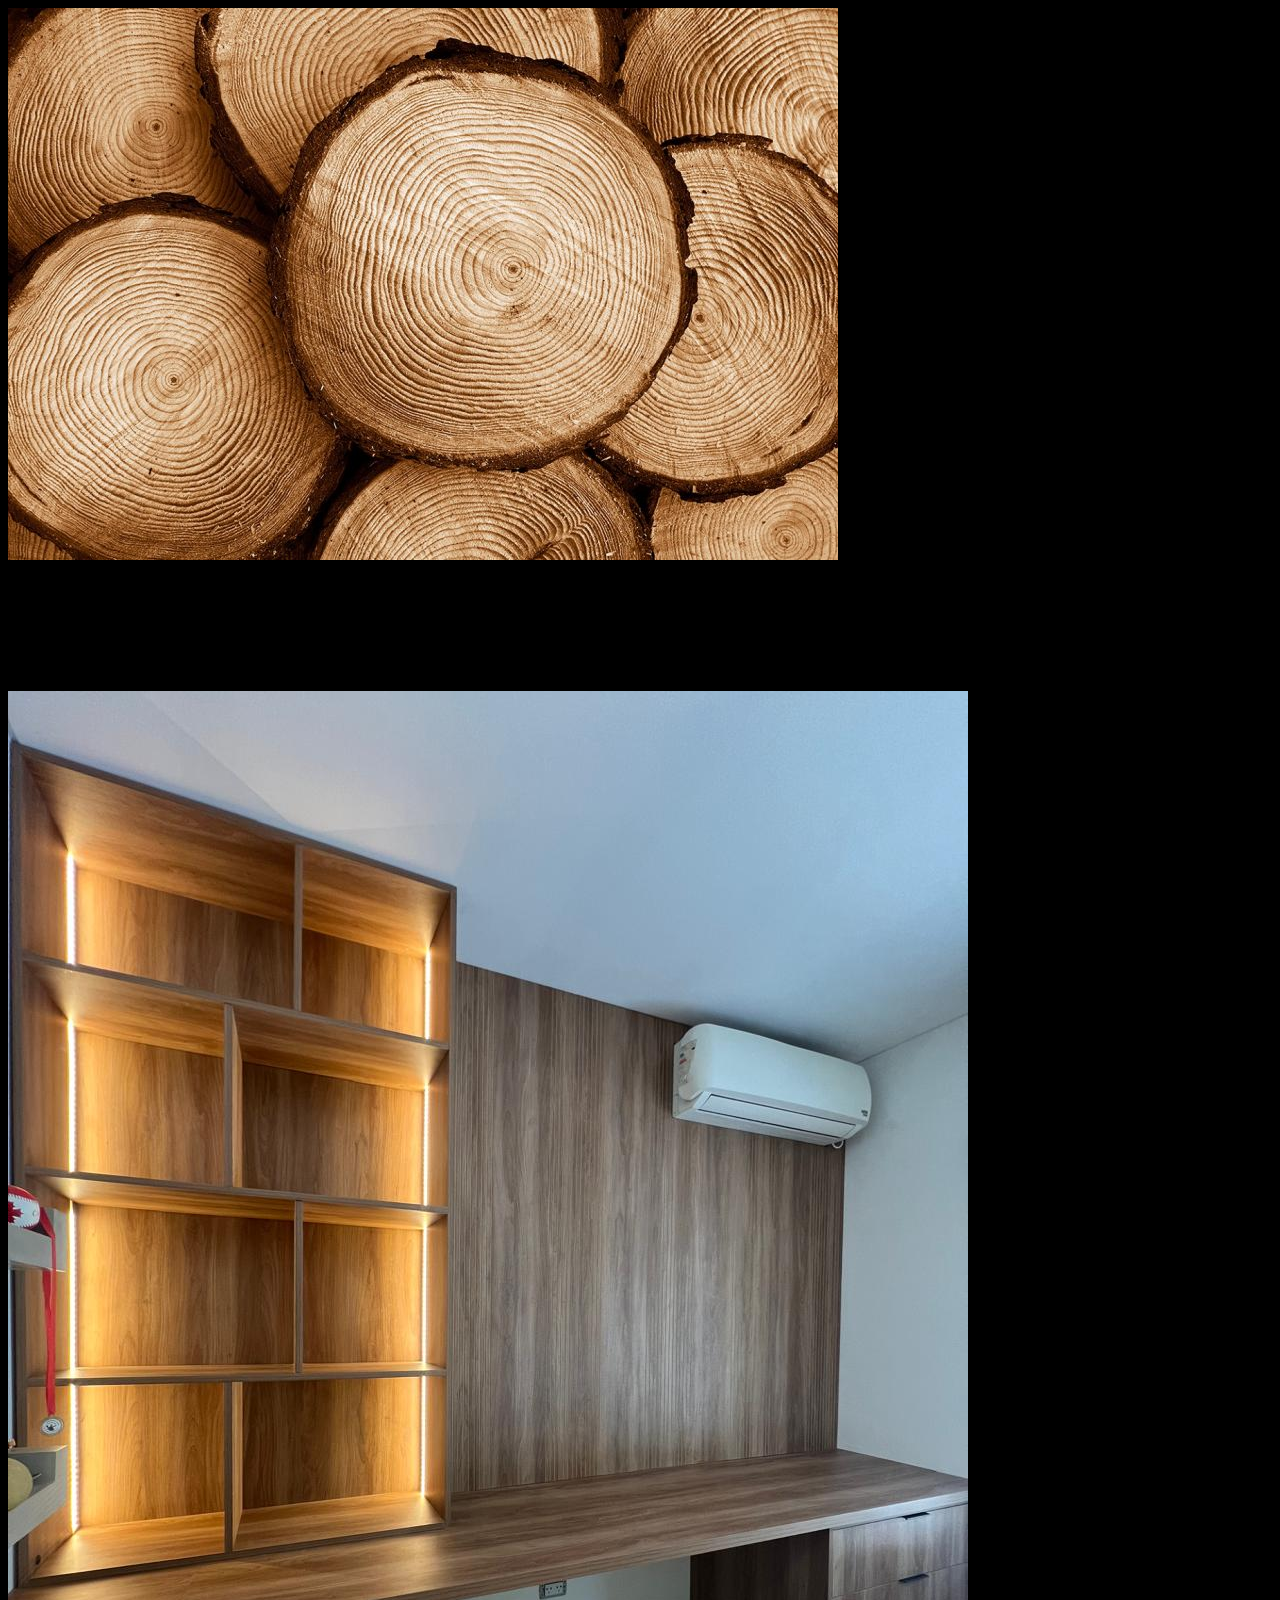
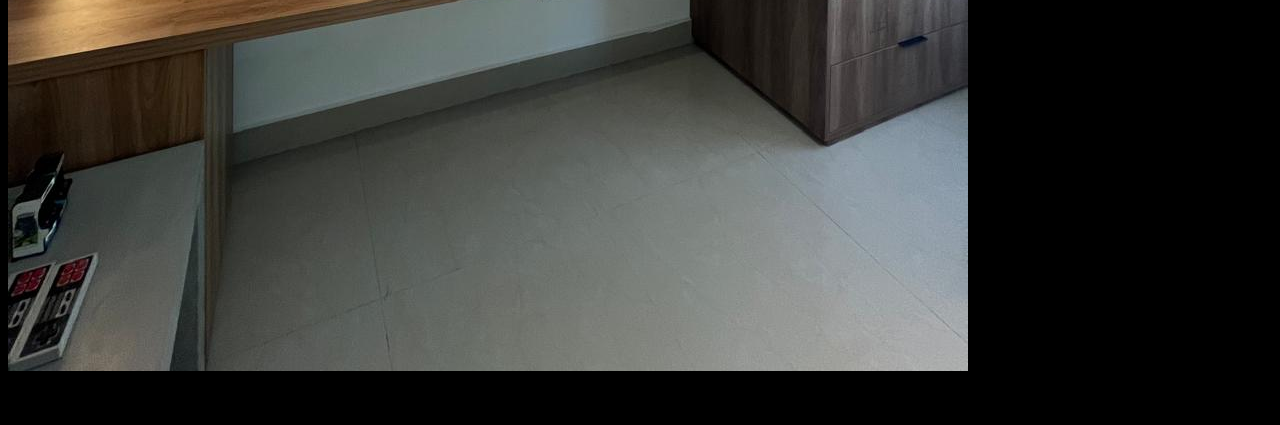
<file: archivos html/index.html>
<!DOCTYPE html>
<html>
  <head>

    <meta charset="UTF-8">
    <title>Muebles a medida</title>
     <link rel="icon" href="/img/peteribi-madersama.jpg">
     <link rel="stylesheet" href="/css/stylesheet.css">
  </head>

  <body>

   <header>

    <img src="/img/Madera-de-pino.jpg"> 
    <h1>Muebles a medida</h1>
     
   </header>

   
 <main>

    <h2>
   Sobre nosotros:
    </h2>
    
<img src="/img/mueble4.jpeg" alt="img">

<p>Escritorio en melamina olmo finlandés.</p>

</main.content>   
</main>


    <footer></footer>

</body>
</html>
</file>
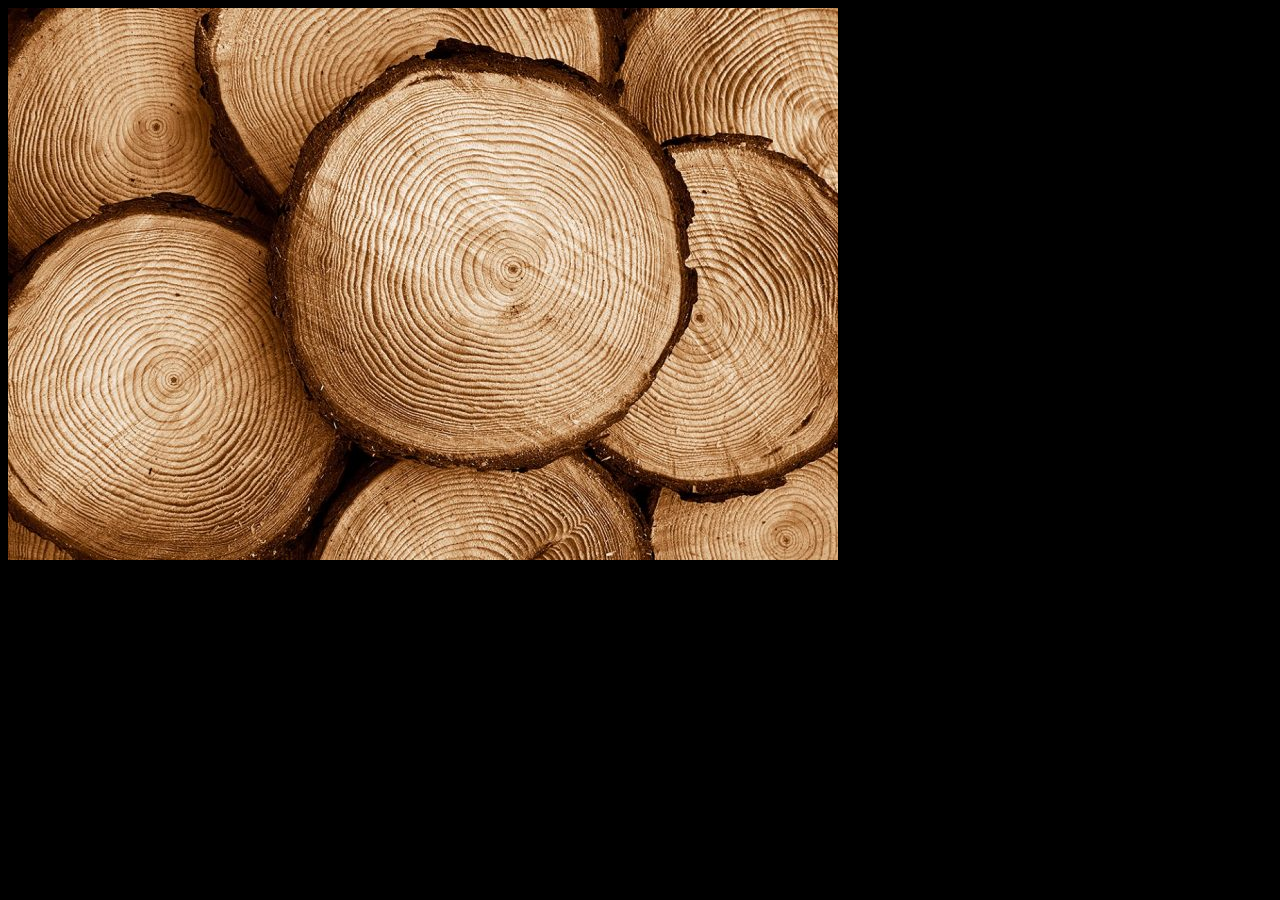
<file: archivos html/pruebas.html>
<!DOCTYPE html>
<html>
  <head>

    <meta charset="UTF-8">
    <title>Muebles a medida</title>
     <link rel="icon" href="/img/peteribi-madersama.jpg">
     <link rel="stylesheet" href="/css/stylesheet.css">
  </head>

  <body>

   <header>

    <img src="/imagenes/Madera-de-pino.jpg"> 
    <h1> Muebles a medida</h1>
     
   </header>

   <main></main>

    <footer></footer>

</body>
</html>
</file>
<file: css/stylesheet.css>
body
{
    background-color: black;
    
}
</file>
